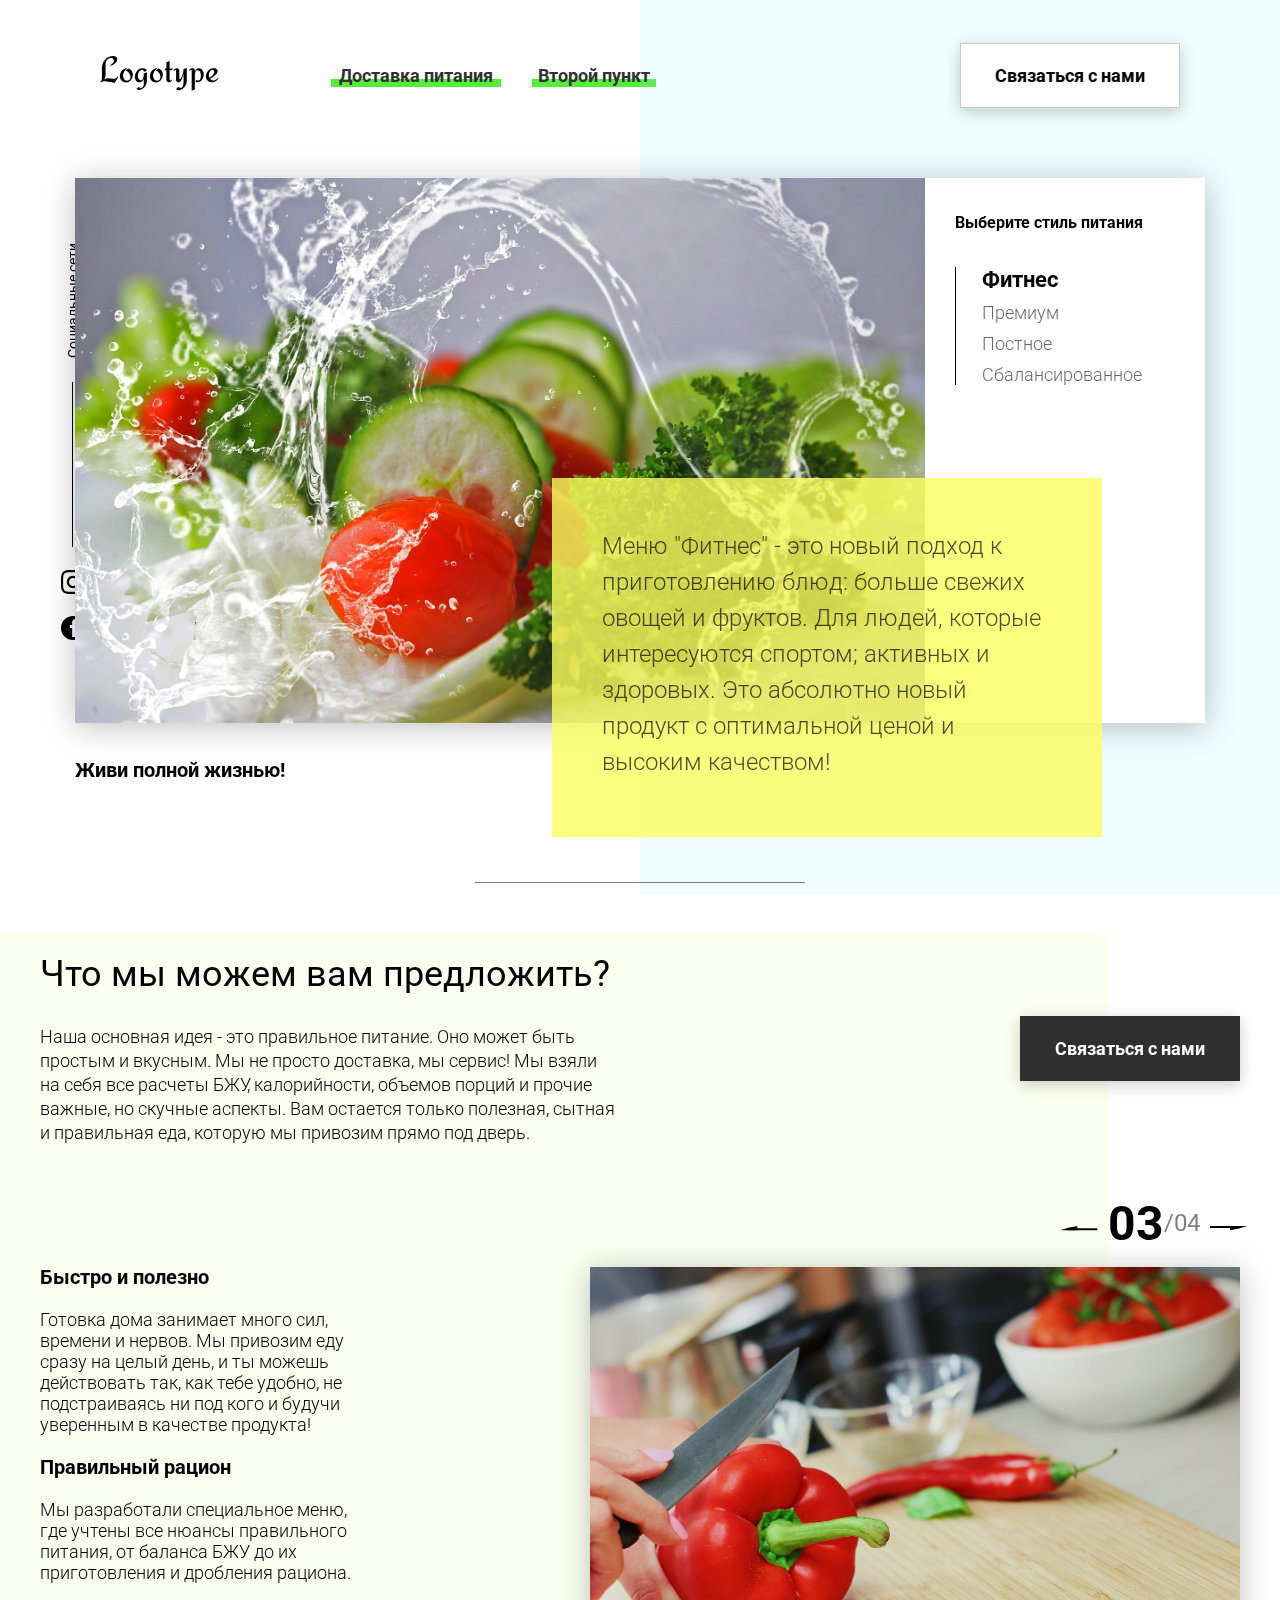
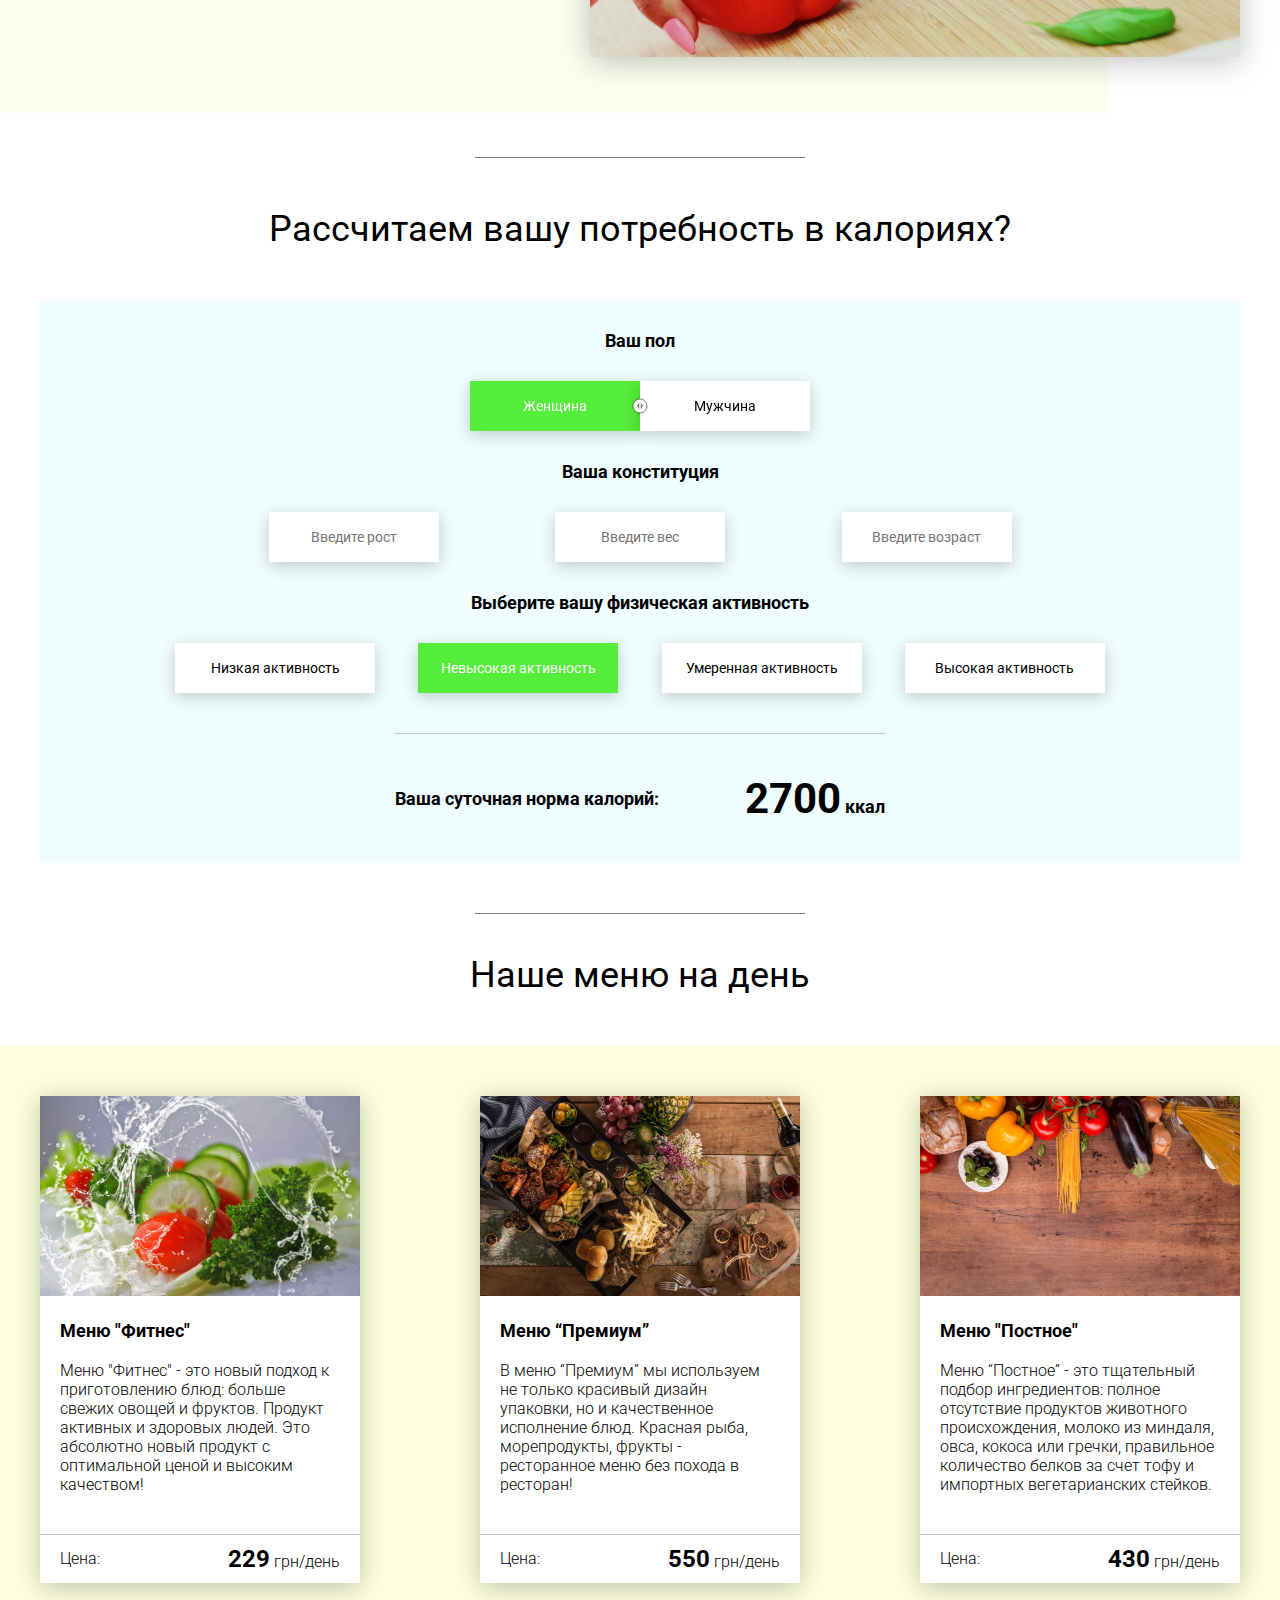
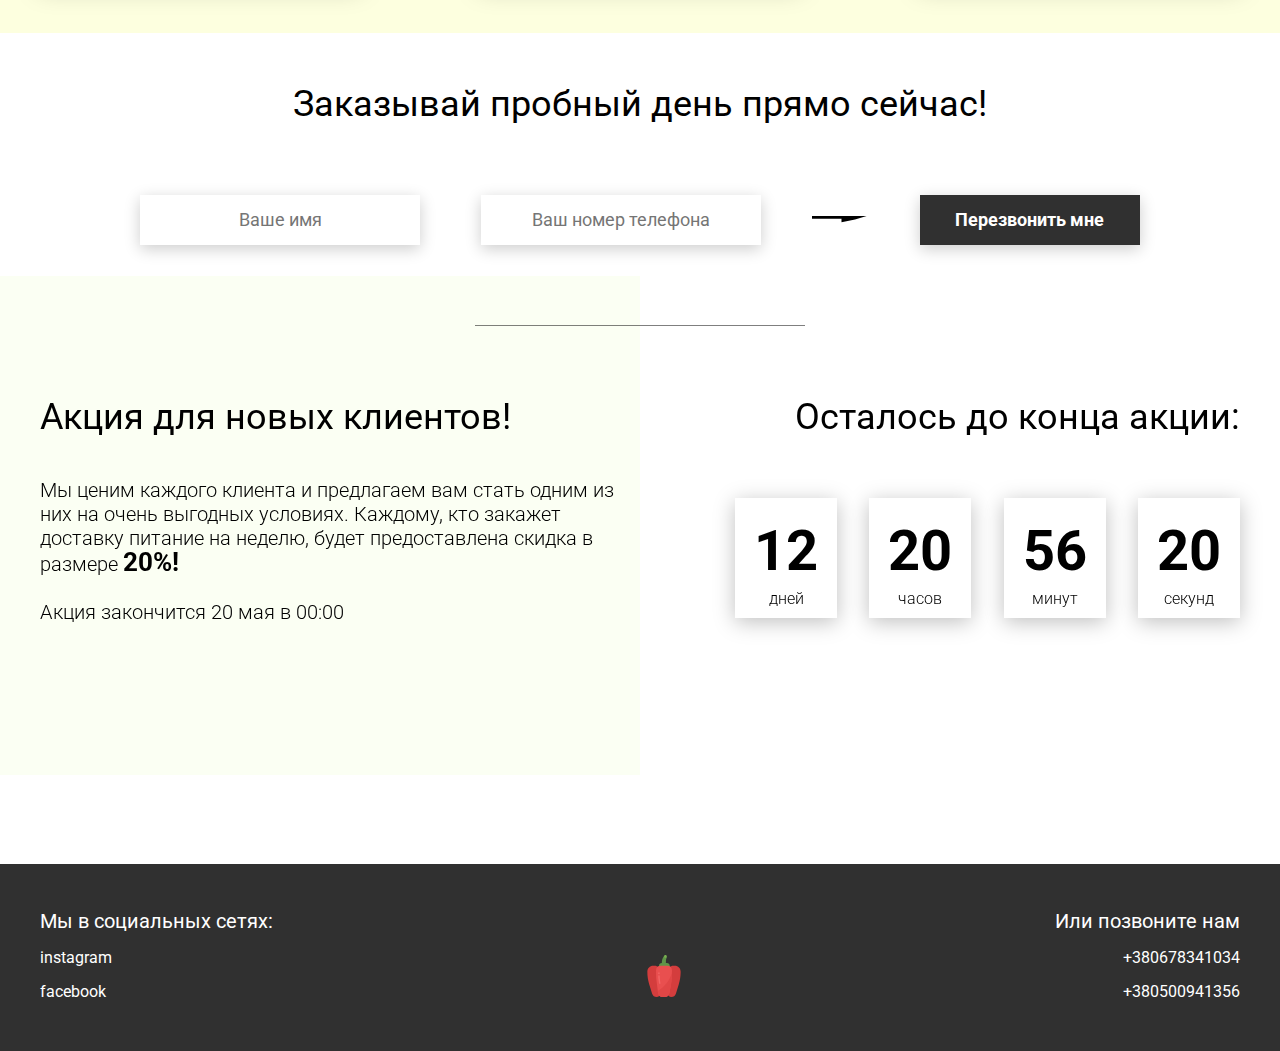
<file: Food_dist/index.html>
<!DOCTYPE html>
<html lang="en">
<head>
    <meta charset="UTF-8">
    <meta name="viewport" content="width=device-width, initial-scale=1.0">
    <title>Food</title>
    <link rel="stylesheet" href="css/style.css">
</head>
<body>
    <header class="header">
        <div class="header__left-block">
            <div class="header__logo">
                <img src="icons/logo.svg" alt="Логотип">
            </div>
            <nav class="header__links">
                <a href="#" class="header__link">Доставка питания</a>
                <a href="#" class="header__link">Второй пункт</a>
            </nav>
        </div>
        <div class="header__right-block">
            <button class="btn btn_white">Связаться с нами</button>
        </div>
    </header>
    <div class="sidepanel">
        <div class="sidepanel__text"><span>Социальные сети</span></div>
        <div class="sidepanel__divider"></div>
        <a href="#" class="sidepanel__icon">
            <img src="icons/instagram.svg" alt="instagram">
        </a>
        <a href="#" class="sidepanel__icon">
            <img src="icons/facebook.svg" alt="facebook">
        </a>
    </div>

    <div class="preview">
        <div class="bgc_blue"></div>
        <div class="container">
            <div class="tabcontainer">
                <div class="tabcontent">
                    <img src="img/tabs/vegy.jpg" alt="vegy">
                    <div class="tabcontent__descr">
                        Меню "Фитнес" - это новый подход к приготовлению блюд: больше свежих овощей и фруктов. Для людей, которые интересуются спортом; активных и здоровых. Это абсолютно новый продукт с оптимальной ценой и высоким качеством!
                    </div>
                </div>
                <div class="tabcontent">
                    <img src="img/tabs/elite.jpg" alt="elite">
                    <div class="tabcontent__descr">
                        Меню “Премиум” - мы используем не только красивый дизайн упаковки, но и качественное исполнение блюд. Красная рыба, морепродукты, фрукты - ресторанное меню без похода в ресторан!                                     
                    </div>
                </div>
                <div class="tabcontent">
                    <img src="img/tabs/post.jpg" alt="post">
                    <div class="tabcontent__descr">
                        Наше специальное “Постное меню” - это тщательный подбор ингредиентов: полное отсутствие продуктов животного происхождения. Полная гармония с собой и природой в каждом элементе! Все будет Ом!                                     
                    </div>
                </div>
                <div class="tabcontent">
                    <img src="img/tabs/vegy.jpg" alt="vegy">
                    <div class="tabcontent__descr">
                        Меню "Сбалансированное" - это соответствие вашего рациона всем научным рекомендациям. Мы тщательно просчитываем вашу потребность в к/б/ж/у и создаем лучшие блюда для вас.
                    </div>
                </div>
                <div class="tabheader">
                    <h3>Выберите стиль питания</h3>
                    <div class="tabheader__items">
                        <div class="tabheader__item tabheader__item_active">Фитнес</div>
                        <div class="tabheader__item">Премиум</div>
                        <div class="tabheader__item">Постное</div>
                        <div class="tabheader__item">Сбалансированное</div>
                    </div>
                </div>
            </div>
            <div class="preview__life">Живи полной жизнью!</div>
        </div>
    </div>

    <div class="divider"></div>

    <div class="offer">
        <div class="bgc_y"></div>
        <div class="container">
            <div class="offer__text">
                <h2 class="title">Что мы можем вам предложить?</h2>
                <div class="offer__descr">
                    Наша основная идея - это правильное питание. Оно может быть простым и вкусным. Мы не просто доставка, мы сервис! Мы взяли на себя все расчеты БЖУ, калорийности, объемов порций и прочие важные, но скучные аспекты. Вам остается только полезная, сытная и правильная еда, которую мы привозим прямо под дверь.
                </div>
            </div>
            <div class="offer__action">
                <button class="btn btn_dark">Связаться с нами</button>
            </div>
        </div>
        <div class="container">
            <div class="offer__advantages">
                <h2>Быстро и полезно</h2>
                <div class="offer__advantages-text">
                    Готовка дома занимает много сил, времени и нервов. Мы привозим еду сразу на целый день, и ты можешь действовать так, как тебе удобно, не подстраиваясь ни под кого и будучи уверенным в качестве продукта!
                </div>
                <h2>Правильный рацион</h2>
                <div class="offer__advantages-text">
                    Мы разработали специальное меню, где учтены все нюансы правильного питания, от баланса БЖУ до их приготовления и дробления рациона.
                </div>
            </div>
            <div class="offer__slider">
                <div class="offer__slider-counter">
                    <div class="offer__slider-prev">
                        <img src="icons/left.svg" alt="prev">
                    </div>
                    <span id="current">03</span>
                    /
                    <span id="total">04</span>
                    <div class="offer__slider-next">
                        <img src="icons/right.svg" alt="next">
                    </div>
                </div>
                <div class="offer__slider-wrapper">
                    <div class="offer__slide">
                        <img src="img/slider/pepper.jpg" alt="pepper">
                    </div>
                    <!-- <div class="offer__slide">
                        <img src="img/slider/food-12.jpg" alt="food">
                    </div>
                    <div class="offer__slide">
                        <img src="img/slider/olive-oil.jpg" alt="oil">
                    </div>
                    <div class="offer__slide">
                        <img src="img/slider/paprika.jpg" alt="paprika">
                    </div> -->
                </div>
            </div>
        </div>
    </div>

    <div class="divider"></div>

    <div class="calculating">
        <div class="container">
            <h2 class="title">Рассчитаем вашу потребность в калориях?
            </h2>
            <div class="calculating__field">
                <div class="calculating__subtitle">
                    Ваш пол
                </div>
                <div class="calculating__choose" id="gender">
                    <div class="calculating__choose-item calculating__choose-item_active">Женщина</div>
                    <div class="calculating__choose-item">Мужчина</div>
                </div>

                <div class="calculating__subtitle">
                    Ваша конституция
                </div>
                <div class="calculating__choose calculating__choose_medium">
                    <input type="text" id="height" placeholder="Введите рост" class="calculating__choose-item">
                    <input type="text" id="weight" placeholder="Введите вес"  class="calculating__choose-item">
                    <input type="text" id="age" placeholder="Введите возраст" class="calculating__choose-item">
                </div>

                <div class="calculating__subtitle">
                    Выберите вашу физическая активность
                </div>
                <div class="calculating__choose calculating__choose_big">
                    <div id="low" class="calculating__choose-item">Низкая активность </div>
                    <div id="small"  class="calculating__choose-item calculating__choose-item_active">Невысокая активность</div>
                    <div id="medium" class="calculating__choose-item">Умеренная активность</div>
                    <div id="high" class="calculating__choose-item">Высокая активность</div>
                </div>

                <div class="calculating__divider"></div>

                <div class="calculating__total">
                    <div class="calculating__subtitle">
                        Ваша суточная норма калорий:
                    </div>
                    <div class="calculating__result">
                        <span>2700</span> ккал
                    </div>
                </div>
            </div>
        </div>
    </div>

    <div class="divider"></div>

    <div class="menu">
        <h2 class="title">Наше меню на день</h2>

        <div class="menu__field">
            <div class="container">
                <div class="menu__item">
                    <img src="img/tabs/vegy.jpg" alt="vegy">
                    <h3 class="menu__item-subtitle">Меню "Фитнес"</h3>
                    <div class="menu__item-descr">Меню "Фитнес" - это новый подход к приготовлению блюд: больше свежих овощей и фруктов. Продукт активных и здоровых людей. Это абсолютно новый продукт с оптимальной ценой и высоким качеством!</div>
                    <div class="menu__item-divider"></div>
                    <div class="menu__item-price">
                        <div class="menu__item-cost">Цена:</div>
                        <div class="menu__item-total"><span>229</span> грн/день</div>
                    </div>
                </div>
                <div class="menu__item">
                    <img src="img/tabs/elite.jpg" alt="elite">
                    <h3 class="menu__item-subtitle">Меню “Премиум”</h3>
                    <div class="menu__item-descr">В меню “Премиум” мы используем не только красивый дизайн упаковки, но и качественное исполнение блюд. Красная рыба, морепродукты, фрукты - ресторанное меню без похода в ресторан!</div>
                    <div class="menu__item-divider"></div>
                    <div class="menu__item-price">
                        <div class="menu__item-cost">Цена:</div>
                        <div class="menu__item-total"><span>550</span> грн/день</div>
                    </div>
                </div>
                <div class="menu__item">
                    <img src="img/tabs/post.jpg" alt="post">
                    <h3 class="menu__item-subtitle">Меню "Постное"</h3>
                    <div class="menu__item-descr">Меню “Постное” - это тщательный подбор ингредиентов: полное отсутствие продуктов животного происхождения, молоко из миндаля, овса, кокоса или гречки, правильное количество белков за счет тофу и импортных вегетарианских стейков. </div>
                    <div class="menu__item-divider"></div>
                    <div class="menu__item-price">
                        <div class="menu__item-cost">Цена:</div>
                        <div class="menu__item-total"><span>430</span> грн/день</div>
                    </div>
                </div>
            </div>
        </div>
    </div>

    <div class="order">
        <div class="container">
            <div class="title">Заказывай пробный день прямо сейчас!</div>
            <form action="#" class="order__form">
                <input required placeholder="Ваше имя" name="name" type="text" class="order__input">
                <input required placeholder="Ваш номер телефона" name="phone" type="phone" class="order__input">
                <img src="icons/right.svg" alt="right">
                <button class="btn btn_dark btn_min">Перезвонить мне</button>
            </form>
        </div>
    </div>

    <div class="divider"></div>

    <div class="promotion">
        <div class="bgc_y"></div>
        <div class="container">
            <div class="promotion__text">
                <div class="title">Акция для новых клиентов!</div>
                <div class="promotion__descr">
                    Мы ценим каждого клиента и предлагаем вам стать одним из них на очень выгодных условиях. 
                    Каждому, кто закажет доставку питание на неделю, будет предоставлена скидка в размере <span>20%!</span>
                    <br><br>
                    Акция закончится 20 мая в 00:00
                </div>
            </div>
            <div class="promotion__timer">
                <div class="title">Осталось до конца акции:</div>
                <div class="timer">
                    <div class="timer__block">
                        <span id="days">12</span>
                        дней
                    </div>
                    <div class="timer__block">
                        <span id="hours">20</span>
                        часов
                    </div>
                    <div class="timer__block">
                        <span id="minutes">56</span>
                        минут
                    </div>
                    <div class="timer__block">
                        <span id="seconds">20</span>
                        секунд
                    </div>
                </div>
            </div>
        </div>
    </div>

    <footer class="footer">
        <div class="container">
            <div class="social">
                <div class="subtitle">Мы в социальных сетях:</div>
                <a href="#" class="link">instagram</a>
                <a href="#" class="link">facebook</a>
            </div>
            <div class="pepper">
                <img src="icons/veg.svg" alt="pepper">
            </div>
            <div class="call">
                <div class="subtitle">Или позвоните нам</div>
                <a href="#" class="link">+380678341034</a>
                <a href="#" class="link">+380500941356</a>
            </div>
        </div>
    </footer>

    <div class="modal">
        <div class="modal__dialog">
            <div class="modal__content">
                <form action="#">
                    <div class="modal__close">&times;</div>
                    <div class="modal__title">Мы свяжемся с вами как можно быстрее!</div>
                    <input required placeholder="Ваше имя" name="name" type="text" class="modal__input">
                    <input required placeholder="Ваш номер телефона" name="phone" type="phone" class="modal__input">
                    <button class="btn btn_dark btn_min">Перезвонить мне</button>
                </form>
            </div>
        </div>
    </div>
    <script src="./js/script.js"></script>
</body>
</html>
</file>
<file: Food_dist/css/style.css>
@import url(https://fonts.googleapis.com/css?family=Roboto:300,400,700&display=swap&subset=cyrillic-ext);

* {
    box-sizing: border-box;
    margin: 0;
    padding: 0;
    font-family: Roboto, sans-serif
}

a {
    text-decoration: none
}

.btn {
    width: 220px;
    height: 65px;
    display: flex;
    justify-content: center;
    align-items: center;
    background-color: #fff;
    font-size: 18px;
    font-weight: 700;
    border: 1px solid rgba(0, 0, 0, .2);
    box-shadow: 0 4px 15px rgba(0, 0, 0, .2);
    cursor: pointer;
    transition: .3s all;
    outline: 0
}

.btn_white {
    background-color: #fff
}

.btn_dark {
    background-color: #303030;
    color: #fff;
    border: none
}

.btn_min {
    height: 50px
}

.btn:hover {
    box-shadow: 0 4px 30px rgba(0, 0, 0, .3)
}

.container {
    max-width: 1200px;
    margin: 0 auto
}

.divider {
    width: 330px;
    height: 1px;
    margin: 0 auto;
    background-color: rgba(0, 0, 0, .5)
}

.title {
    font-size: 36px;
    font-weight: 400
}

.header {
    display: flex;
    justify-content: space-between;
    align-items: center;
    height: 150px;
    padding: 0 100px
}

.header__left-block {
    display: flex;
    justify-content: space-between;
    min-width: 550px
}

.header__logo {
    max-width: 170px
}

.header__logo img {
    width: 100%
}

.header__links {
    display: flex;
    align-items: center
}

.header__link {
    position: relative;
    margin-right: 45px;
    font-weight: 700;
    font-size: 18px;
    color: #303030
}

.header__link:after {
    content: '';
    position: absolute;
    display: block;
    width: 110%;
    left: -5%;
    bottom: -1px;
    z-index: -1;
    height: 8px;
    background: #54ed39
}

.header__link:last-child {
    margin-right: 0
}

.sidepanel {
    position: fixed;
    left: 60px;
    top: 240px;
    height: 400px;
    width: 25px;
    display: flex;
    flex-direction: column;
    justify-content: space-between;
    align-items: center
}

.sidepanel__text {
    width: 120px;
    height: 120px;
    font-size: 14px
}

.sidepanel__text span {
    display: flex;
    transform: rotate(-90deg) translateX(-50px)
}

.sidepanel__divider {
    width: 1px;
    height: 165px;
    background-color: #000
}

.sidepanel__icon {
    width: 24px;
    height: 24px
}

.sidepanel__icon img {
    width: 100%
}

.preview {
    padding: 28px 0 100px 0;
    position: relative
}

.preview__life {
    font-weight: 700;
    font-size: 20px;
    margin-left: 35px;
    margin-top: 35px
}

.bgc_blue {
    position: absolute;
    right: 0;
    top: -155px;
    width: 50vw;
    height: 900px;
    background: rgba(146, 242, 255, .15);
    z-index: -1
}

.tabcontainer {
    display: flex;
    width: 1130px;
    margin: 0 auto;
    box-shadow: 0 4px 30px rgba(0, 0, 0, .25)
}

.tabcontent {
    width: 850px;
    position: relative
}

.tabcontent img {
    width: 100%;
    height: 100%;
    object-fit: cover
}

.tabcontent__descr {
    position: absolute;
    top: 300px;
    right: -177px;
    width: 550px;
    height: 359px;
    background: rgba(251, 254, 93, .8);
    padding: 50px;
    font-size: 24px;
    font-weight: 300;
    line-height: 36px;
    color: rgba(0, 0, 0, .7)
}

.tabheader {
    width: 280px;
    padding: 35px 30px;
    background-color: #fff
}

.tabheader h3 {
    font-weight: 700;
    font-size: 16px
}

.tabheader__items {
    margin-top: 35px;
    padding-left: 26px;
    border-left: 1px solid #000
}

.tabheader__item {
    font-weight: 700;
    font-size: 18px;
    font-weight: 300;
    margin-top: 10px;
    color: rgba(0, 0, 0, .6);
    cursor: pointer;
    transition: .3s all
}

.tabheader__item_active {
    color: #000;
    font-size: 22px;
    font-weight: 700
}

.offer {
    padding: 70px 0 100px 0;
    position: relative
}

.offer .container {
    display: flex;
    justify-content: space-between
}

.offer .bgc_y {
    position: absolute;
    width: 1109px;
    height: 780px;
    background: rgba(243, 255, 222, .45);
    z-index: -1;
    top: 50px
}

.offer__text {
    width: 580px
}

.offer__descr {
    font-size: 18px;
    margin-top: 30px;
    font-weight: 300;
    line-height: 24px
}

.offer__action {
    display: flex;
    align-items: center;
    justify-content: flex-end
}

.offer__advantages {
    width: 330px;
    margin-top: 50px
}

.offer__advantages h2 {
    font-weight: 700;
    font-size: 20px;
    margin-top: 20px
}

.offer__advantages h2:first-child {
    margin-top: 70px
}

.offer__advantages-text {
    margin-top: 20px;
    font-size: 18px;
    font-weight: 300;
    line-height: 21px
}

.offer__slider {
    width: 650px;
    margin-top: 50px;
    display: flex;
    flex-direction: column;
    align-items: flex-end
}

.offer__slider-counter {
    display: flex;
    width: 180px;
    align-items: center;
    font-size: 24px;
    color: rgba(0, 0, 0, .5)
}

.offer__slider-wrapper {
    width: 100%;
    margin-top: 15px;
    box-shadow: 0 4px 30px rgba(0, 0, 0, .25)
}

.offer__slider-prev {
    margin-right: 10px;
    cursor: pointer
}

.offer__slider-next {
    margin-left: 10px;
    cursor: pointer
}

.offer__slider #current {
    font-size: 48px;
    font-weight: 700;
    color: #000
}

.offer__slide {
    width: 100%;
    height: 390px
}

.offer__slide img {
    width: 100%;
    height: 100%;
    object-fit: cover
}

.calculating {
    padding: 50px 0
}

.calculating .title {
    text-align: center
}

.calculating__field {
    width: 100%;
    margin-top: 50px;
    background: rgba(146, 242, 255, .15);
    padding: 30px 0 40px 0
}

.calculating__subtitle {
    text-align: center;
    font-size: 18px;
    font-weight: 700;
    margin-top: 30px
}

.calculating__subtitle:first-child {
    margin-top: 0
}

.calculating #gender:after {
    content: '';
    position: absolute;
    top: 50%;
    transform: translateY(-50%);
    display: block;
    width: 16px;
    height: 16px;
    background: url(../icons/switch.svg) center center/cover no-repeat
}

.calculating__choose {
    position: relative;
    display: flex;
    margin-top: 30px;
    justify-content: center
}

.calculating__choose-item {
    display: flex;
    align-items: center;
    justify-content: center;
    width: 170px;
    height: 50px;
    padding: 0 10px;
    background: #fff;
    box-shadow: 0 4px 15px rgba(0, 0, 0, .2);
    border: none;
    text-align: center;
    font-size: 14px;
    cursor: pointer;
    outline: 0;
    transition: .3s all
}

.calculating__choose-item_active {
    color: #fff;
    background-color: #54ed39
}

.calculating__choose_medium {
    width: 743px;
    justify-content: space-between;
    margin: 30px auto 0 auto
}

.calculating__choose_big {
    width: 930px;
    justify-content: space-between;
    margin: 30px auto 0 auto
}

.calculating__choose_big .calculating__choose-item {
    width: 200px
}

.calculating__divider {
    width: 490px;
    height: 1px;
    margin: 40px auto;
    background-color: rgba(0, 0, 0, .2)
}

.calculating__total {
    width: 490px;
    margin: 0 auto;
    display: flex;
    justify-content: space-between;
    align-items: center
}

.calculating__result {
    font-size: 18px;
    font-weight: 700
}

.calculating__result span {
    font-size: 42px
}

.menu {
    padding: 40px 0 50px 0
}

.menu .container {
    display: flex;
    justify-content: space-between;
    align-items: flex-start
}

.menu .title {
    text-align: center
}

.menu__field {
    margin-top: 50px;
    padding: 50px 0;
    width: 100%;
    background: rgba(249, 254, 126, .25)
}

.menu__item {
    width: 320px;
    min-height: 450px;
    background: #fff;
    box-shadow: 0 4px 25px rgba(0, 0, 0, .25);
    font-size: 16px;
    font-weight: 300
}

.menu__item img {
    width: 100%;
    height: 200px;
    object-fit: cover
}

.menu__item-subtitle {
    font-weight: 700;
    font-size: 18px;
    padding: 0 20px;
    margin-top: 20px
}

.menu__item-descr {
    margin-top: 20px;
    padding: 0 20px
}

.menu__item-divider {
    width: 100%;
    height: 1px;
    background-color: rgba(0, 0, 0, .25);
    margin-top: 40px
}

.menu__item-price {
    display: flex;
    justify-content: space-between;
    align-items: center;
    padding: 10px 20px
}

.menu__item-price span {
    font-size: 24px;
    font-weight: 700
}

.order {
    padding-bottom: 80px
}

.order .title {
    text-align: center
}

.order__form {
    margin-top: 70px;
    padding: 0 100px;
    display: flex;
    justify-content: space-between;
    align-items: center
}

.order__form img {
    transform: scale(1.5)
}

.order__input {
    width: 280px;
    height: 50px;
    background: #fff;
    box-shadow: 0 4px 15px rgba(0, 0, 0, .2);
    border: none;
    font-size: 18px;
    text-align: center;
    padding: 0 20px;
    outline: 0
}

.promotion {
    padding: 70px 0 240px 0;
    position: relative
}

.promotion .container {
    display: flex
}

.promotion .bgc_y {
    position: absolute;
    width: 50%;
    height: 499px;
    background: rgba(243, 255, 222, .35);
    z-index: -1;
    top: -50px;
    left: 0
}

.promotion__text {
    width: 50%
}

.promotion__descr {
    margin-top: 40px;
    font-size: 20px;
    line-height: 24px;
    font-weight: 300
}

.promotion__descr span {
    font-weight: 700;
    font-size: 26px
}

.promotion__timer {
    width: 50%
}

.promotion__timer .title {
    text-align: right
}

.promotion__timer .timer {
    margin-top: 60px;
    padding-left: 95px;
    display: flex;
    justify-content: space-between;
    align-items: center
}

.promotion__timer .timer__block {
    width: 102px;
    height: 120px;
    background: #fff;
    box-shadow: 0 4px 20px rgba(0, 0, 0, .25);
    font-size: 16px;
    font-weight: 300;
    text-align: center
}

.promotion__timer .timer__block span {
    display: block;
    margin-top: 20px;
    margin-bottom: 5px;
    font-size: 56px;
    font-weight: 700
}

.footer {
    min-height: 180px;
    background-color: #303030;
    padding: 45px 0 50px 0;
    color: #fff
}

.footer .container {
    height: 100%;
    display: flex;
    justify-content: space-between;
    align-items: flex-end
}

.footer .subtitle {
    font-size: 20px
}

.footer .link {
    display: block;
    margin-top: 15px;
    font-size: 16px;
    color: #fff
}

.footer .call {
    text-align: right
}

.modal {
    position: fixed;
    top: 0;
    left: 0;
    z-index: 1050;
    display: none;
    width: 100%;
    height: 100%;
    overflow: hidden;
    background-color: rgba(0, 0, 0, .5)
}

.modal__dialog {
    max-width: 500px;
    margin: 40px auto
}

.modal__content {
    position: relative;
    width: 100%;
    padding: 40px;
    background-color: #fff;
    border: 1px solid rgba(0, 0, 0, .2);
    border-radius: 4px;
    max-height: 80vh;
    overflow-y: auto
}

.modal__close {
    position: absolute;
    top: 8px;
    right: 14px;
    font-size: 30px;
    color: #000;
    opacity: .5;
    font-weight: 700;
    border: none;
    background-color: transparent;
    cursor: pointer
}

.modal__title {
    text-align: center;
    font-size: 22px;
    text-transform: uppercase
}

.modal__input {
    display: block;
    margin: 20px auto 20px auto;
    width: 280px;
    height: 50px;
    background: #fff;
    box-shadow: 0 4px 15px rgba(0, 0, 0, .2);
    border: none;
    font-size: 18px;
    text-align: center;
    padding: 0 20px;
    outline: 0
}

.modal .btn {
    display: block;
    width: 280px;
    margin: 0 auto
}

.hide {
    display: none;
}

.show {
    display: block;
}
</file>
